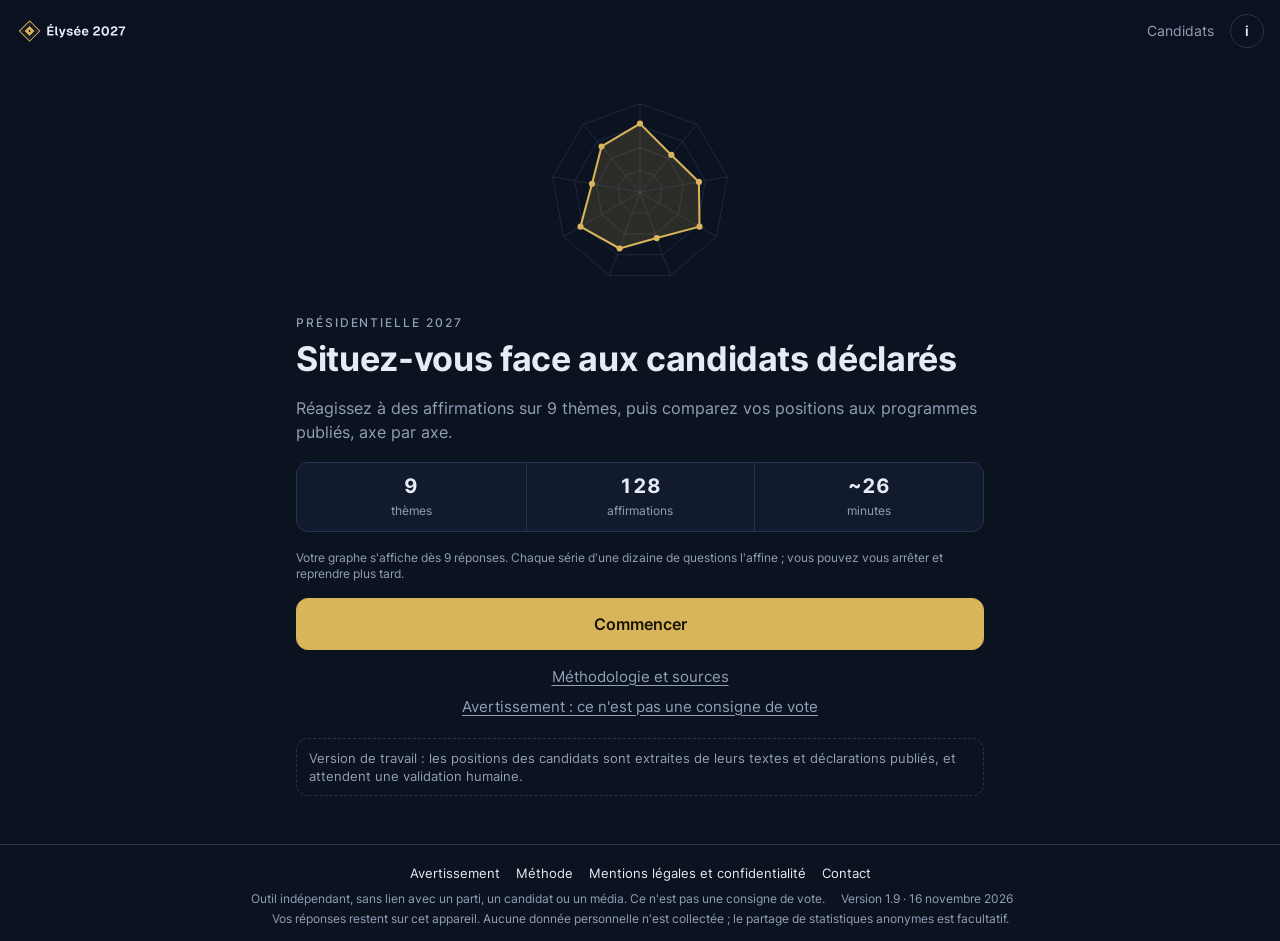
<file: index.html>
<!doctype html>
<html lang="fr">
<head>
<meta charset="utf-8">
<meta name="viewport" content="width=device-width, initial-scale=1, viewport-fit=cover">
<meta name="theme-color" content="#0B1220">
<title>Élysée 2027 · Situez-vous face aux candidats</title>
<meta name="description" content="Réagissez à des affirmations sur 8 thèmes, puis comparez vos positions aux programmes et déclarations des candidats déclarés à la présidentielle 2027, sources à l'appui.">
<link rel="icon" href="identite/3-favicon/favicon.svg" type="image/svg+xml">
<link rel="icon" href="identite/3-favicon/favicon-32.png" sizes="32x32" type="image/png">
<link rel="apple-touch-icon" href="identite/1-icone-app/icon-180.png">
<link rel="manifest" href="manifest.webmanifest">
<meta property="og:type" content="website">
<meta property="og:title" content="Élysée 2027 · Situez-vous face aux candidats déclarés">
<meta property="og:description" content="Un outil neutre et sourcé pour comparer vos positions à celles des candidats, thème par thème.">
<meta property="og:image" content="https://elysee-2027.github.io/mon-candidat/identite/4-image-partage/partage-1200x630.png">
<meta property="og:image:width" content="1200">
<meta property="og:image:height" content="630">
<meta name="twitter:card" content="summary_large_image">
<meta name="twitter:image" content="https://elysee-2027.github.io/mon-candidat/identite/4-image-partage/partage-1200x630.png">
<link rel="preload" href="fonts/inter-latin-400.woff2" as="font" type="font/woff2" crossorigin>
<link rel="stylesheet" href="css/style.css">
</head>
<body>
<header class="bar" id="bar">
  <a class="brand" href="#/" aria-label="Élysée 2027, accueil">
    <img src="identite/2-logo/logo-fond-sombre-transparent.svg" alt="Élysée 2027" width="119" height="40">
  </a>
  <nav class="nav" aria-label="Navigation principale">
    <a href="#/candidats">Candidats</a>
    <a class="info" href="#/methode" aria-label="Méthode et sources" title="Méthode et sources">i</a>
  </nav>
</header>
<main id="app" tabindex="-1"><p class="loading">Chargement des dossiers…</p></main>
<footer class="foot">
  <nav class="footlinks" aria-label="Informations">
    <a href="#/avertissement">Avertissement</a>
    <a href="#/methode">Méthode</a>
    <a href="#/mentions">Mentions légales et confidentialité</a>
    <a href="#/contact">Contact</a>
  </nav>
  <span>Outil indépendant, sans lien avec un parti, un candidat ou un média. Ce n'est pas une consigne de vote.</span>
  <span id="foot-version"></span>
  <span id="foot-counter"></span>
  <span>Vos réponses restent sur cet appareil. Aucune donnée personnelle n'est collectée ; le partage de statistiques anonymes est facultatif.</span>
</footer>
<div class="toast" id="toast" role="status" aria-live="polite"></div>
<noscript><p class="loading">Cet outil a besoin de JavaScript pour fonctionner.</p></noscript>
<script src="js/config.js"></script>
<script type="module" src="js/app.js"></script>
</body>
</html>
</file>
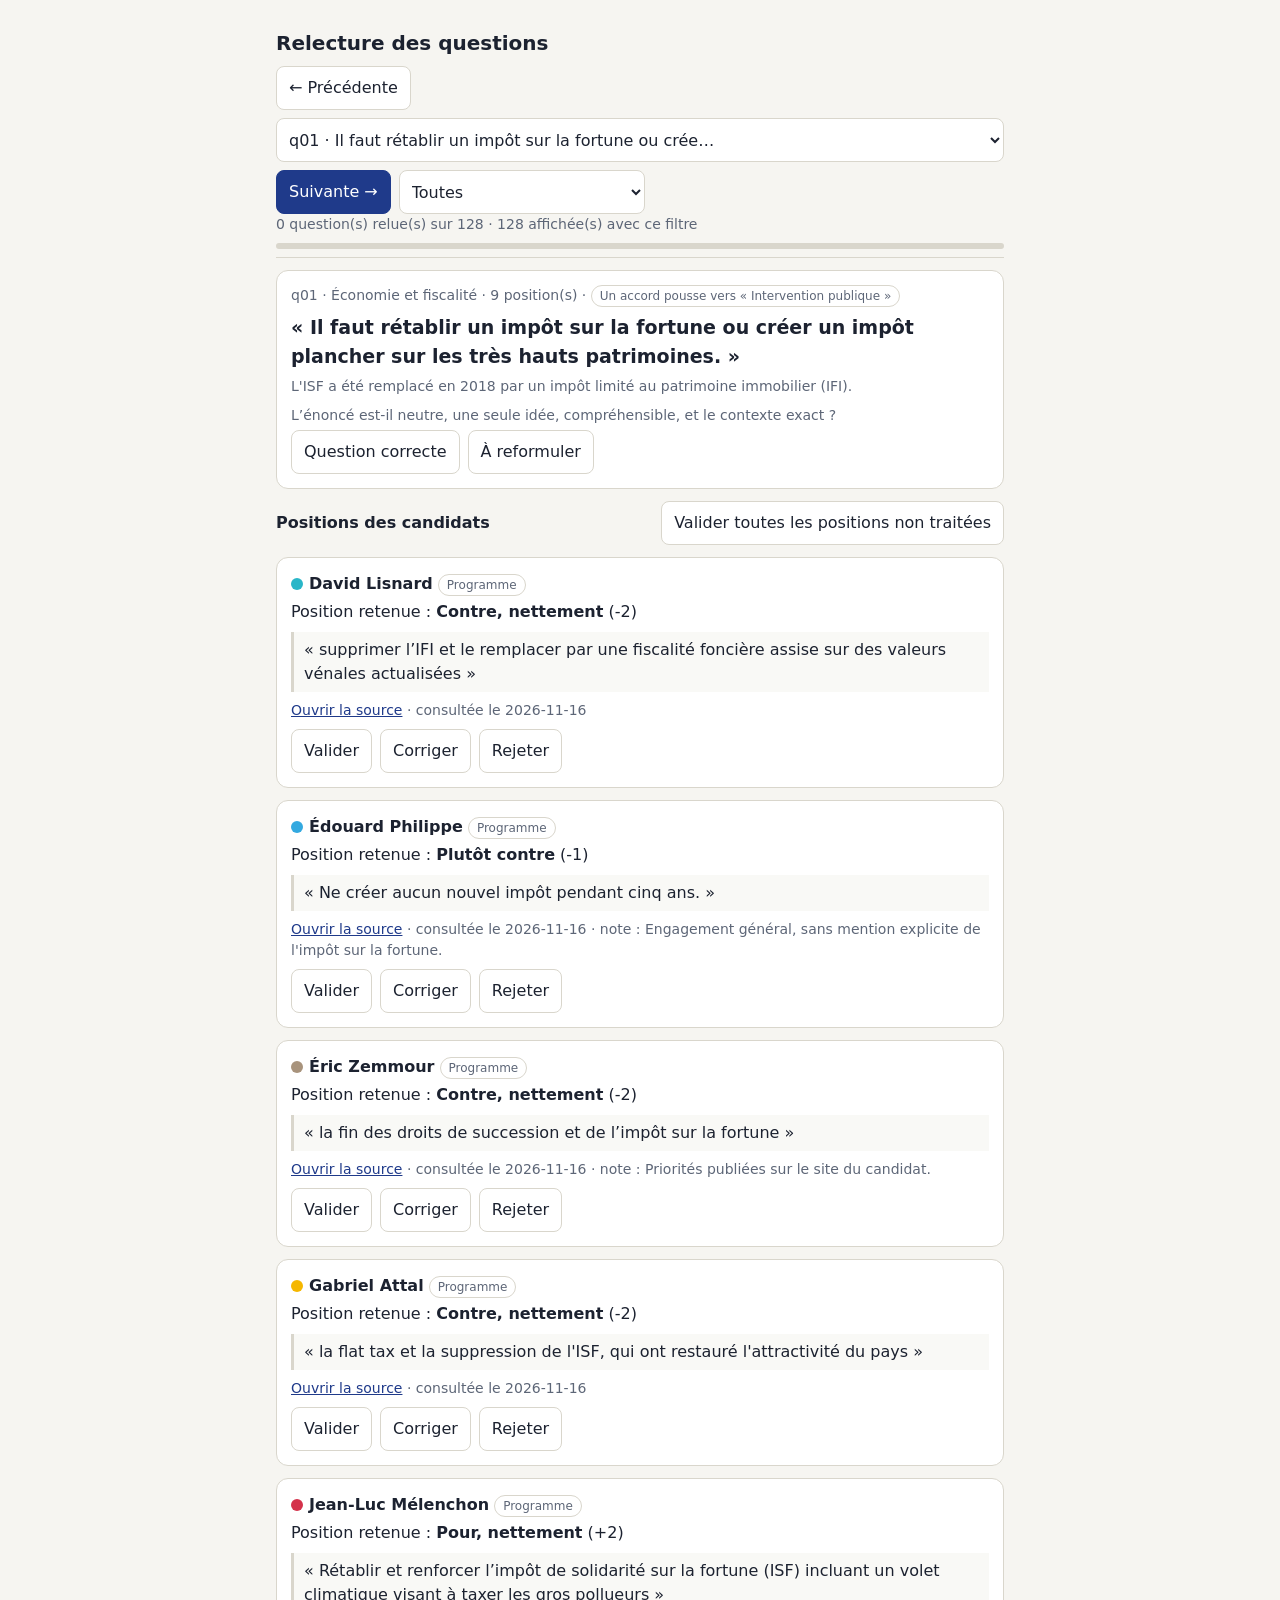
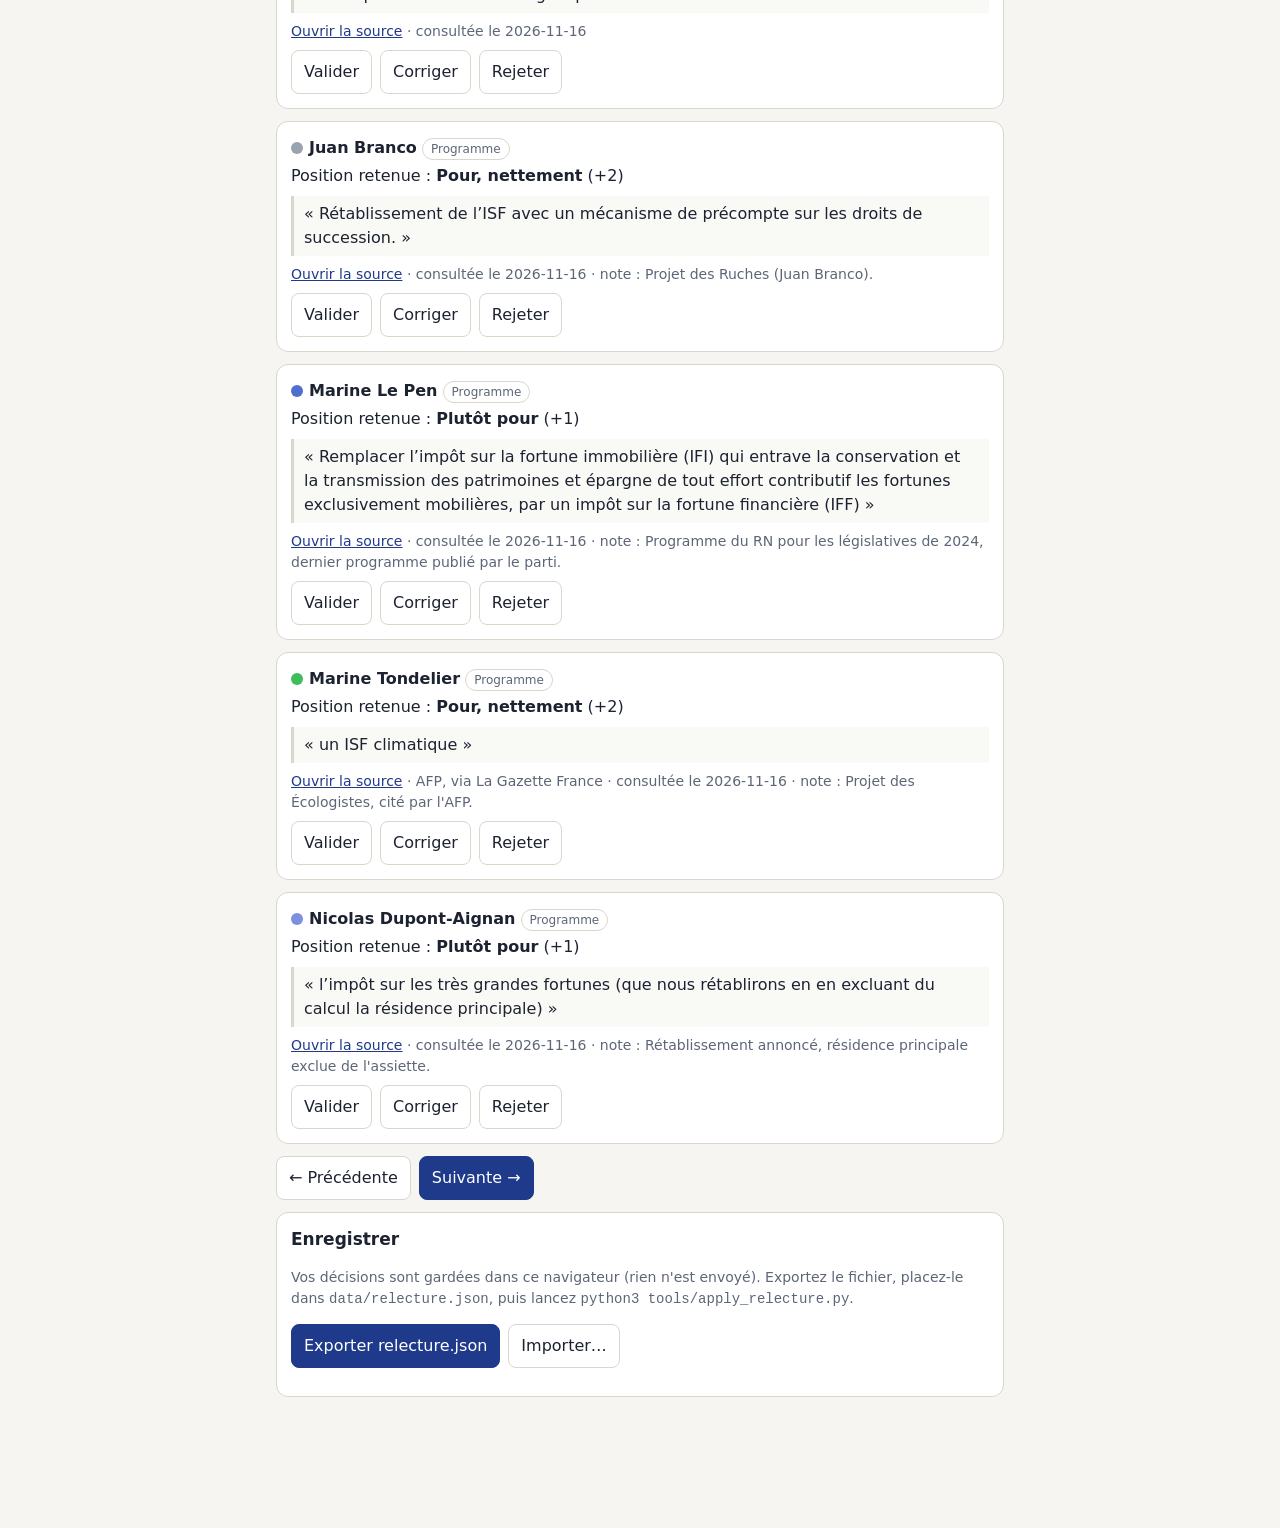
<file: tools/relecture.html>
<!doctype html>
<html lang="fr">
<head>
<meta charset="utf-8">
<meta name="viewport" content="width=device-width, initial-scale=1">
<meta name="robots" content="noindex">
<title>Relecture · Élysée 2027</title>
<style>
:root { --bg:#f6f5f1; --card:#fff; --ink:#1c2230; --mut:#5d6677; --line:#d9d6cc; --ok:#1d7a46; --ko:#b3261e; --mid:#a86a00; --acc:#1f3a8a; }
@media (prefers-color-scheme: dark) { :root { --bg:#14171f; --card:#1d212c; --ink:#e8eaf0; --mut:#98a1b3; --line:#343a49; --ok:#4cc27f; --ko:#ff8a80; --mid:#e0a43a; --acc:#8fa8ff; } }
* { box-sizing: border-box; }
body { margin:0; background:var(--bg); color:var(--ink); font:16px/1.5 system-ui, sans-serif; }
main { max-width: 760px; margin: 0 auto; padding: 12px 16px 120px; }
h1 { font-size: 20px; margin: 8px 0; }
.bar { position: sticky; top: 0; z-index: 5; background: var(--bg); padding: 8px 0; border-bottom: 1px solid var(--line); }
.row { display:flex; gap:8px; flex-wrap:wrap; align-items:center; }
button, select, input, textarea { font: inherit; color: inherit; }
button { border:1px solid var(--line); background: var(--card); border-radius: 8px; padding: 8px 12px; cursor: pointer; min-height: 44px; }
button.primary { background: var(--acc); color:#fff; border-color: var(--acc); }
button[aria-pressed="true"].v { background: var(--ok); color:#fff; border-color: var(--ok); }
button[aria-pressed="true"].c { background: var(--mid); color:#fff; border-color: var(--mid); }
button[aria-pressed="true"].r { background: var(--ko); color:#fff; border-color: var(--ko); }
select, textarea, input[type=text] { border:1px solid var(--line); background: var(--card); border-radius: 8px; padding: 8px; width: 100%; }
select { width: auto; max-width: 100%; min-height: 44px; }
#jump { flex: 1 1 100%; min-width: 0; }
blockquote, .enonce, .muted { overflow-wrap: anywhere; }
code { overflow-wrap: anywhere; }
textarea { min-height: 60px; }
.prog { height: 6px; background: var(--line); border-radius: 3px; overflow: hidden; margin-top: 8px; }
.prog i { display:block; height:100%; background: var(--ok); }
.card { background: var(--card); border:1px solid var(--line); border-radius: 12px; padding: 14px; margin: 12px 0; }
.card.done { border-left: 6px solid var(--ok); }
.card.rej { border-left: 6px solid var(--ko); }
.card.cor { border-left: 6px solid var(--mid); }
.muted { color: var(--mut); font-size: 14px; }
.tag { display:inline-block; font-size:12px; border:1px solid var(--line); border-radius:99px; padding:1px 8px; color:var(--mut); }
.enonce { font-size: 19px; font-weight: 600; margin: 6px 0; }
blockquote { margin: 8px 0; padding: 6px 10px; border-left: 3px solid var(--line); background: color-mix(in srgb, var(--bg) 60%, transparent); }
.sw { display:inline-block; width:12px; height:12px; border-radius:50%; margin-right:6px; vertical-align:-1px; }
a { color: var(--acc); }
.hide { display:none; }
details summary { cursor:pointer; }
</style>
</head>
<body>
<main>
<div class="bar">
  <h1>Relecture des questions</h1>
  <div class="row">
    <button id="prev">← Précédente</button>
    <select id="jump" aria-label="Aller à une question"></select>
    <button id="next" class="primary">Suivante →</button>
    <select id="filter" aria-label="Filtre">
      <option value="all">Toutes</option>
      <option value="todo">À relire</option>
      <option value="done">Relues</option>
      <option value="flag">Avec corrections ou rejets</option>
    </select>
  </div>
  <div class="muted" id="count"></div>
  <div class="prog"><i id="progbar" style="width:0"></i></div>
</div>
<div id="view"></div>
<div class="card">
  <h2 style="font-size:17px;margin-top:0">Enregistrer</h2>
  <p class="muted">Vos décisions sont gardées dans ce navigateur (rien n'est envoyé). Exportez le fichier, placez-le dans <code>data/relecture.json</code>, puis lancez <code>python3 tools/apply_relecture.py</code>.</p>
  <div class="row">
    <button id="export" class="primary">Exporter relecture.json</button>
    <button id="import">Importer…</button>
    <input type="file" id="file" accept="application/json" class="hide">
  </div>
  <p class="muted" id="saved"></p>
</div>
</main>
<script>
const KEY = 'e2027.relecture.v1';
const SCORE = { 2: 'Pour, nettement', 1: 'Plutôt pour', 0: 'Neutre ou mixte', '-1': 'Plutôt contre', '-2': 'Contre, nettement' };
const NIV = { programme: 'Programme', candidat: 'Déclaration du candidat', proche: 'Déclaration d’un proche' };
let Q = [], P = [], C = {}, A = {}, S = { dec: {}, cur: 0 };
const esc = (s) => String(s ?? '').replace(/[&<>"']/g, (c) => ({ '&':'&amp;', '<':'&lt;', '>':'&gt;', '"':'&quot;', "'":'&#39;' }[c]));
const load = () => { try { return JSON.parse(localStorage.getItem(KEY)) || null; } catch { return null; } };
const save = () => { try { localStorage.setItem(KEY, JSON.stringify(S)); document.getElementById('saved').textContent = 'Enregistré dans ce navigateur à ' + new Date().toLocaleTimeString('fr-FR'); } catch { document.getElementById('saved').textContent = 'Stockage local indisponible : exportez régulièrement.'; } };

const dq = (id) => (S.dec[id] ||= { question: null, enonce: '', note: '', positions: {} });
const posOf = (id) => P.filter((p) => p.question === id).sort((a, b) => (C[a.candidat]?.nom || '').localeCompare(C[b.candidat]?.nom || '', 'fr'));
const isDone = (id) => { const d = S.dec[id]; return !!d && !!d.question && posOf(id).every((p) => d.positions[p.candidat]?.statut); };
const isFlag = (id) => { const d = S.dec[id]; return !!d && (d.question === 'reformuler' || Object.values(d.positions).some((x) => x.statut === 'corrige' || x.statut === 'rejete')); };
const list = () => { const f = document.getElementById('filter').value; return Q.filter((q) => f === 'all' || (f === 'todo' && !isDone(q.id)) || (f === 'done' && isDone(q.id)) || (f === 'flag' && isFlag(q.id))); };

function posCard(p) {
  const d = dq(p.question).positions[p.candidat] || {};
  const c = C[p.candidat] || { nom: p.candidat, couleur: '#888' };
  const st = d.statut;
  const sc = d.score ?? p.score;
  return `<div class="card ${st === 'valide' ? 'done' : st === 'rejete' ? 'rej' : st === 'corrige' ? 'cor' : ''}" data-c="${esc(p.candidat)}">
    <div><span class="sw" style="background:${esc(c.couleur)}"></span><b>${esc(c.nom)}</b> <span class="tag">${esc(NIV[p.niveau] || p.niveau)}</span></div>
    <div style="margin-top:4px">Position retenue : <b>${esc(SCORE[sc])}</b> (${sc > 0 ? '+' : ''}${sc})${d.score !== undefined && d.score !== p.score ? ` <span class="tag">proposé : ${p.score > 0 ? '+' : ''}${p.score}</span>` : ''}</div>
    <blockquote>« ${esc(p.citation)} »</blockquote>
    <div class="muted"><a href="${esc(p.source.url)}" target="_blank" rel="noopener noreferrer">Ouvrir la source</a>${p.source.media ? ' · ' + esc(p.source.media) : ''} · consultée le ${esc(p.source.consulte)}${p.note ? ' · note : ' + esc(p.note) : ''}</div>
    <div class="row" style="margin-top:8px" role="group" aria-label="Décision">
      <button class="v" data-act="valide" aria-pressed="${st === 'valide'}">Valider</button>
      <button class="c" data-act="corrige" aria-pressed="${st === 'corrige'}">Corriger</button>
      <button class="r" data-act="rejete" aria-pressed="${st === 'rejete'}">Rejeter</button>
    </div>
    <div class="${st === 'corrige' || st === 'rejete' || d.note ? '' : 'hide'}" style="margin-top:8px">
      <div class="${st === 'corrige' ? '' : 'hide'} row" style="margin-bottom:6px">
        <label>Position correcte :
          <select data-f="score">${[2, 1, 0, -1, -2].map((v) => `<option value="${v}" ${v === sc ? 'selected' : ''}>${v > 0 ? '+' : ''}${v} · ${SCORE[v]}</option>`).join('')}</select>
        </label>
      </div>
      <textarea data-f="note" placeholder="Motif ou commentaire (facultatif)">${esc(d.note || '')}</textarea>
    </div>
  </div>`;
}

function render() {
  const L = list(), view = document.getElementById('view');
  const done = Q.filter((q) => isDone(q.id)).length;
  document.getElementById('count').textContent = `${done} question(s) relue(s) sur ${Q.length} · ${L.length} affichée(s) avec ce filtre`;
  document.getElementById('progbar').style.width = (Q.length ? 100 * done / Q.length : 0) + '%';
  const jump = document.getElementById('jump');
  jump.innerHTML = L.map((q, i) => `<option value="${i}">${isDone(q.id) ? '✓ ' : ''}${esc(q.id)} · ${esc((q.enonce || '').slice(0, 48))}…</option>`).join('');
  if (!L.length) { view.innerHTML = '<div class="card">Aucune question pour ce filtre.</div>'; return; }
  S.cur = Math.min(Math.max(S.cur, 0), L.length - 1);
  jump.value = S.cur;
  const q = L[S.cur], ps = posOf(q.id), d = dq(q.id);
  const axe = q.axe ? (A[q.axe]?.nom || q.axe) : (q.theme || 'Hors radar');
  const sens = q.axe && A[q.axe] ? (q.sens > 0 ? `Un accord pousse vers « ${A[q.axe].pole2 || A[q.axe].poleB || A[q.axe].poles?.[1] || 'second pôle'} »` : `Un accord pousse vers « ${A[q.axe].pole1 || A[q.axe].poleA || A[q.axe].poles?.[0] || 'premier pôle'} »`) : 'Hors radar';
  view.innerHTML = `
  <div class="card ${d.question === 'ok' ? 'done' : d.question === 'reformuler' ? 'cor' : ''}">
    <div class="muted">${esc(q.id)} · ${esc(axe)} · ${ps.length} position(s) · <span class="tag">${esc(sens)}</span>${q.actualite ? ' · <span class="tag">actualité, jusqu’au ' + esc(q.actualite.jusqu_au) + '</span>' : ''}</div>
    <div class="enonce">« ${esc(q.enonce)} »</div>
    <div class="muted">${esc(q.contexte)}</div>
    <p class="muted" style="margin:8px 0 4px">L’énoncé est-il neutre, une seule idée, compréhensible, et le contexte exact ?</p>
    <div class="row" role="group" aria-label="Décision sur la question">
      <button class="v" data-q="ok" aria-pressed="${d.question === 'ok'}">Question correcte</button>
      <button class="c" data-q="reformuler" aria-pressed="${d.question === 'reformuler'}">À reformuler</button>
    </div>
    <div class="${d.question === 'reformuler' ? '' : 'hide'}" style="margin-top:8px">
      <textarea data-qf="enonce" placeholder="Formulation proposée">${esc(d.enonce || '')}</textarea>
      <textarea data-qf="note" placeholder="Motif (facultatif)" style="margin-top:6px">${esc(d.note || '')}</textarea>
    </div>
  </div>
  <div class="row" style="justify-content:space-between"><b>Positions des candidats</b><button id="allok">Valider toutes les positions non traitées</button></div>
  ${ps.length ? ps.map(posCard).join('') : '<div class="card muted">Aucune position citée pour cette question.</div>'}
  <div class="row"><button id="prev2">← Précédente</button><button id="next2" class="primary">Suivante →</button></div>`;
}

function go(n) { S.cur += n; save(); render(); window.scrollTo(0, 0); }
document.addEventListener('click', (e) => {
  const b = e.target.closest('button'); if (!b) return;
  const L = list(), q = L[S.cur];
  if (b.id === 'prev' || b.id === 'prev2') return go(-1);
  if (b.id === 'next' || b.id === 'next2') return go(1);
  if (b.id === 'export') return exportJson();
  if (b.id === 'import') return document.getElementById('file').click();
  if (!q) return;
  const d = dq(q.id);
  if (b.dataset.q) { d.question = d.question === b.dataset.q ? null : b.dataset.q; save(); return render(); }
  if (b.id === 'allok') { posOf(q.id).forEach((p) => { const x = (d.positions[p.candidat] ||= {}); if (!x.statut) x.statut = 'valide'; }); save(); return render(); }
  if (b.dataset.act) {
    const c = b.closest('[data-c]').dataset.c, x = (d.positions[c] ||= {});
    x.statut = x.statut === b.dataset.act ? null : b.dataset.act;
    if (x.statut === 'corrige' && x.score === undefined) x.score = posOf(q.id).find((p) => p.candidat === c).score;
    if (x.statut !== 'corrige') delete x.score;
    save(); render();
  }
});
document.addEventListener('change', (e) => {
  const q = list()[S.cur]; if (!q) return;
  if (e.target.id === 'filter') { S.cur = 0; return render(); }
  if (e.target.id === 'jump') { S.cur = +e.target.value; save(); return render(); }
  if (e.target.id === 'file') return importJson(e.target.files[0]);
  const d = dq(q.id), card = e.target.closest('[data-c]');
  if (e.target.dataset.f && card) { const x = (d.positions[card.dataset.c] ||= {}); x[e.target.dataset.f] = e.target.dataset.f === 'score' ? +e.target.value : e.target.value; save(); render(); }
});
document.addEventListener('input', (e) => {
  const q = list()[S.cur]; if (!q) return;
  const d = dq(q.id), card = e.target.closest('[data-c]');
  if (e.target.dataset.qf) { d[e.target.dataset.qf] = e.target.value; save(); }
  else if (e.target.dataset.f === 'note' && card) { (d.positions[card.dataset.c] ||= {}).note = e.target.value; save(); }
});

function exportJson() {
  const out = { version: 1, exporte_le: new Date().toISOString().slice(0, 10), questions: {} };
  for (const [id, d] of Object.entries(S.dec)) {
    const pos = {}; for (const [c, x] of Object.entries(d.positions)) if (x.statut) pos[c] = { statut: x.statut, ...(x.statut === 'corrige' ? { score: x.score } : {}), ...(x.note ? { note: x.note } : {}) };
    if (d.question || Object.keys(pos).length) out.questions[id] = { question: d.question, ...(d.question === 'reformuler' && d.enonce ? { enonce: d.enonce } : {}), ...(d.note ? { note: d.note } : {}), positions: pos };
  }
  const a = document.createElement('a');
  a.href = URL.createObjectURL(new Blob([JSON.stringify(out, null, 1)], { type: 'application/json' }));
  a.download = 'relecture.json'; a.click(); URL.revokeObjectURL(a.href);
}
async function importJson(f) {
  if (!f) return;
  try {
    const j = JSON.parse(await f.text()); if (!j.questions) throw 0;
    for (const [id, d] of Object.entries(j.questions)) S.dec[id] = { question: d.question || null, enonce: d.enonce || '', note: d.note || '', positions: d.positions || {} };
    save(); render();
  } catch { alert('Fichier non reconnu.'); }
}

(async () => {
  try {
    const [q, p, c, a] = await Promise.all(['questions', 'positions', 'candidats', 'axes'].map((n) => fetch('../data/' + n + '.json').then((r) => r.json())));
    Q = q; P = p; c.forEach((x) => (C[x.id] = x)); a.forEach((x) => (A[x.id] = x));
  } catch { document.getElementById('view').innerHTML = '<div class="card">Impossible de charger ../data. Lancez <code>python3 -m http.server</code> à la racine du projet et ouvrez /tools/relecture.html.</div>'; return; }
  const s = load(); if (s) S = { dec: s.dec || {}, cur: s.cur || 0 };
  render();
})();
</script>
</body>
</html>
</file>
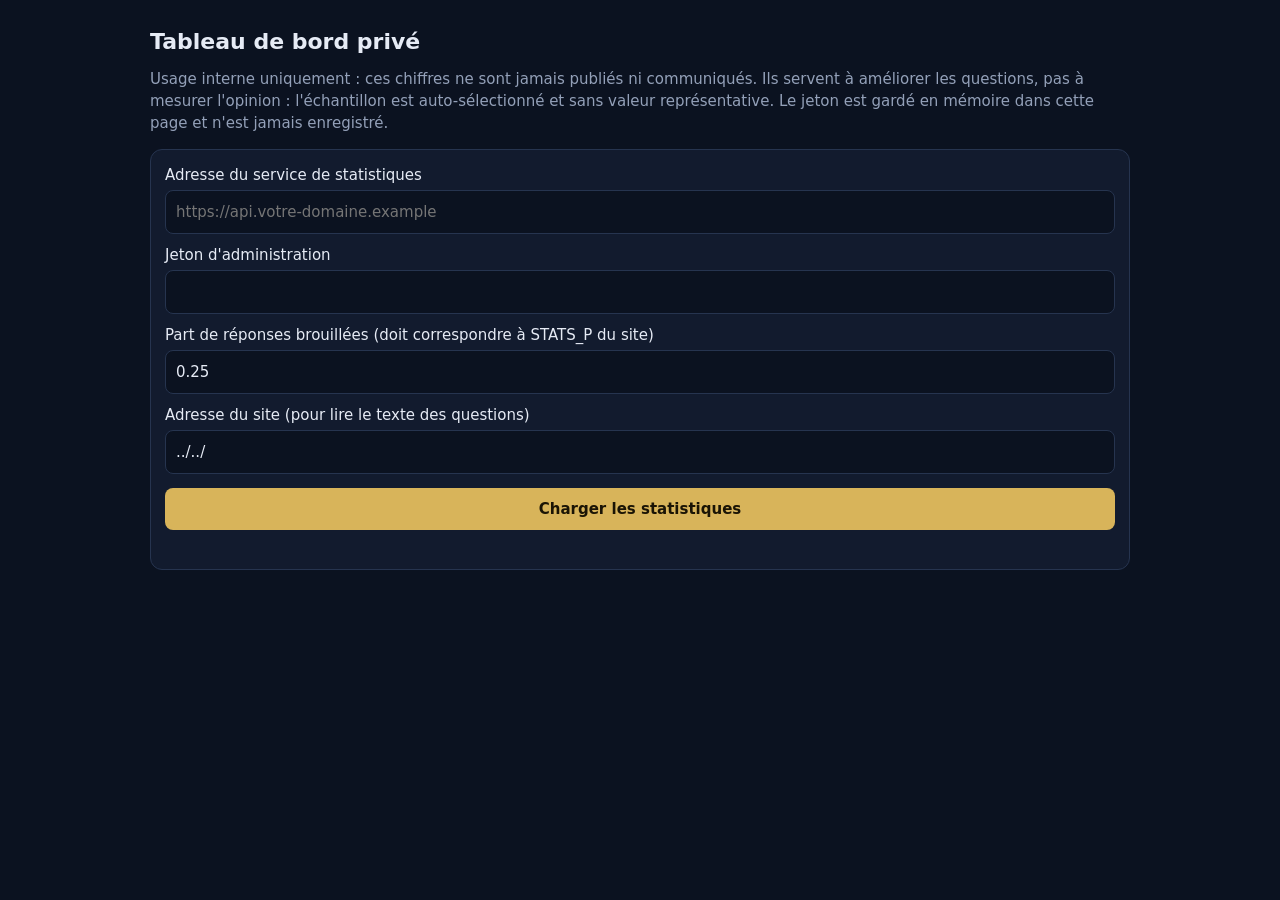
<file: tools/nas-server/dashboard.html>
<!doctype html>
<html lang="fr">
<head>
<meta charset="utf-8">
<meta name="viewport" content="width=device-width, initial-scale=1">
<meta name="robots" content="noindex,nofollow">
<title>Tableau de bord privé · Élysée 2027</title>
<style>
  :root{--nuit:#0B1220;--surface:#121B2E;--trait:#26344F;--txt:#E6EBF5;--muted:#93A0B8;--or:#D8B45A;color-scheme:dark}
  body{margin:0;background:var(--nuit);color:var(--txt);font:15px/22px system-ui,sans-serif;padding:16px;max-width:980px;margin:auto}
  h1{font-size:22px} h2{font-size:17px;margin:28px 0 8px}
  .card{background:var(--surface);border:1px solid var(--trait);border-radius:12px;padding:14px;margin:0 0 14px}
  input,button{font:inherit;color:var(--txt);background:var(--nuit);border:1px solid var(--trait);border-radius:8px;padding:10px;width:100%;box-sizing:border-box;margin:4px 0 10px}
  button{background:var(--or);color:#1A1405;font-weight:600;cursor:pointer;border:0}
  table{border-collapse:collapse;width:100%;font-size:13px}
  th,td{text-align:left;padding:6px 8px;border-bottom:1px solid var(--trait);vertical-align:top}
  th{color:var(--muted);font-weight:500}
  .muted{color:var(--muted)} .warn{color:#E2776A} .bar{display:inline-block;height:8px;background:var(--or);border-radius:4px;vertical-align:middle}
  .tablewrap{overflow-x:auto}
</style>
</head>
<body>
<h1>Tableau de bord privé</h1>
<p class="muted">Usage interne uniquement : ces chiffres ne sont jamais publiés ni communiqués. Ils servent à améliorer les questions, pas à mesurer l'opinion : l'échantillon est auto-sélectionné et sans valeur représentative. Le jeton est gardé en mémoire dans cette page et n'est jamais enregistré.</p>
<div class="card">
  <label>Adresse du service de statistiques<input id="url" placeholder="https://api.votre-domaine.example"></label>
  <label>Jeton d'administration<input id="token" type="password" autocomplete="off"></label>
  <label>Part de réponses brouillées (doit correspondre à STATS_P du site)<input id="p" type="number" min="0" max="0.9" step="0.01" value="0.25"></label>
  <label>Adresse du site (pour lire le texte des questions)<input id="site" value="../../"></label>
  <button id="go">Charger les statistiques</button>
  <p id="status" class="muted"></p>
</div>
<div id="out"></div>
<div id="msgs"></div>
<script type="module">
import { debias, byQuestion, CATS } from './debias.js';
const $ = (id) => document.getElementById(id);
const LAB = { '2': 'Tout à fait d\'accord', '1': 'Plutôt d\'accord', '0': 'Neutre', '-1': 'Plutôt pas d\'accord', '-2': 'Pas du tout d\'accord', na: 'Sans avis' };
const esc = (s) => String(s).replace(/[&<>"']/g, (c) => ({ '&': '&amp;', '<': '&lt;', '>': '&gt;', '"': '&quot;', "'": '&#39;' }[c]));
$('go').onclick = async () => {
  $('status').textContent = 'Chargement…';
  try {
    const base = $('url').value.replace(/\/$/, '');
    const r = await fetch(base + '/admin/totals', { headers: { Authorization: 'Bearer ' + $('token').value }, cache: 'no-store' });
    if (!r.ok) throw new Error(r.status === 401 ? 'jeton refusé' : 'erreur ' + r.status);
    const { counters } = await r.json();
    let qs = [];
    try { qs = await (await fetch($('site').value.replace(/\/?$/, '/') + 'data/questions.json')).json(); } catch { /* texte facultatif */ }
    render(counters, qs, Number($('p').value));
    await loadMessages(base);
    $('status').textContent = 'À jour.';
  } catch (e) { $('status').textContent = 'Échec : ' + e.message; }
};
const hdr = () => ({ Authorization: 'Bearer ' + $('token').value });
async function loadMessages(base) {
  const r = await fetch(base + '/admin/messages', { headers: hdr(), cache: 'no-store' });
  if (!r.ok) { $('msgs').innerHTML = ''; return; }
  const { messages, retentionDays } = await r.json();
  let h = `<h2>Messages du formulaire (${messages.length})</h2><p class="muted">Supprimés automatiquement après ${retentionDays} jours. Supprimez-les vous-même dès traitement.</p>`;
  h += messages.length ? messages.map((m) => `<div class="card" style="${m.lu ? 'opacity:.6' : ''}"><b>${esc(m.objet)}</b> <span class="muted">· ${esc(m.day)}${m.question ? ' · ' + esc(m.question) : ''}</span><p style="white-space:pre-wrap;margin:8px 0">${esc(m.message)}</p><span class="muted">${m.email ? 'Réponse souhaitée : ' + esc(m.email) : 'Sans adresse de réponse'}</span><br><button data-lu="${m.id}" style="width:auto;margin-right:8px">Marquer comme lu</button><button data-del="${m.id}" style="width:auto;background:#E2776A">Supprimer</button></div>`).join('') : '<div class="card muted">Aucun message.</div>';
  $('msgs').innerHTML = h;
  $('msgs').onclick = async (e) => {
    const lu = e.target.dataset.lu, del = e.target.dataset.del;
    if (!lu && !del) return;
    await fetch(base + '/admin/messages/' + (lu || del) + (lu ? '/lu' : ''), { method: lu ? 'POST' : 'DELETE', headers: hdr() });
    loadMessages(base);
  };
}
function render(counters, qs, p) {
  const text = Object.fromEntries(qs.map((q) => [q.id, q]));
  const rows = Object.entries(byQuestion(counters)).map(([id, obs]) => ({ id, ...debias(obs, p) })).sort((a, b) => b.N - a.N);
  const days = Object.entries(counters).filter(([k]) => k.startsWith('d:')).sort();
  const series = Object.entries(counters).filter(([k]) => k.startsWith('s:')).map(([k, n]) => [Number(k.slice(2)), n]).sort((a, b) => a[0] - b[0]);
  const totalHits = days.reduce((s, [, n]) => s + n, 0);
  let h = `<div class="card"><b>${totalHits}</b> envois au total (jours : ${days.length}). Les pourcentages sont redressés du brouillage aléatoire ; avec peu de réponses, la marge d'erreur est large (colonne ±).</div>`;
  h += '<h2>Abandon par série</h2><div class="card">' + (series.length ? series.map(([k, n]) => `Série ${k} atteinte : <b>${n}</b> fois (${Math.round((n / series[0][1]) * 100)} % de la série 1)`).join('<br>') : '<span class="muted">Pas encore de données.</span>') + '</div>';
  h += '<h2>Par question</h2><div class="tablewrap"><table><thead><tr><th>Question</th><th>N</th><th>±</th>' + CATS.map((c) => `<th>${esc(LAB[c])}</th>`).join('') + '<th>Alerte</th></tr></thead><tbody>';
  for (const r of rows) {
    const q = text[r.id], pos = (r.share['2'] + r.share['1']) * 100, neg = (r.share['-1'] + r.share['-2']) * 100, na = r.share.na * 100;
    const flags = [];
    if (r.N < 50) flags.push('échantillon trop petit');
    else {
      if (na > 25) flags.push('beaucoup de « sans avis » : formulation floue ?');
      if (pos > 88 || neg > 88) flags.push('réponses quasi unanimes : peu discriminante');
    }
    h += `<tr><td><b>${esc(r.id)}</b><br><span class="muted">${q ? esc(q.enonce) : ''}</span></td><td>${r.N}</td><td>${Math.round(r.moe * 100)} pts</td>` +
      CATS.map((c) => `<td>${Math.round(r.share[c] * 100)} %<br><span class="bar" style="width:${Math.round(r.share[c] * 60)}px"></span></td>`).join('') +
      `<td class="warn">${flags.join('<br>')}</td></tr>`;
  }
  h += '</tbody></table></div>';
  $('out').innerHTML = h;
}
</script>
</body>
</html>
</file>
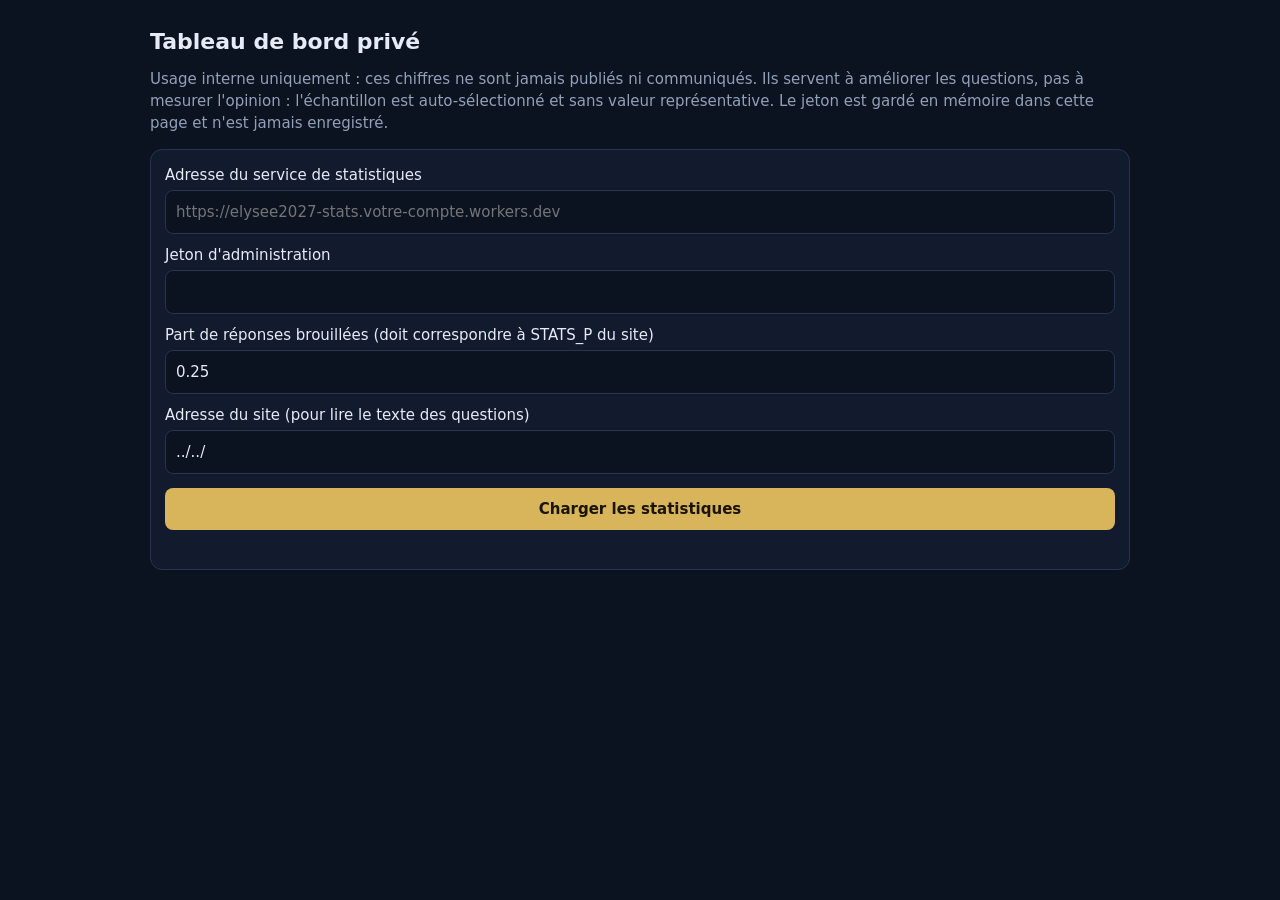
<file: tools/stats-worker/dashboard.html>
<!doctype html>
<html lang="fr">
<head>
<meta charset="utf-8">
<meta name="viewport" content="width=device-width, initial-scale=1">
<meta name="robots" content="noindex,nofollow">
<title>Tableau de bord privé · Élysée 2027</title>
<style>
  :root{--nuit:#0B1220;--surface:#121B2E;--trait:#26344F;--txt:#E6EBF5;--muted:#93A0B8;--or:#D8B45A;color-scheme:dark}
  body{margin:0;background:var(--nuit);color:var(--txt);font:15px/22px system-ui,sans-serif;padding:16px;max-width:980px;margin:auto}
  h1{font-size:22px} h2{font-size:17px;margin:28px 0 8px}
  .card{background:var(--surface);border:1px solid var(--trait);border-radius:12px;padding:14px;margin:0 0 14px}
  input,button{font:inherit;color:var(--txt);background:var(--nuit);border:1px solid var(--trait);border-radius:8px;padding:10px;width:100%;box-sizing:border-box;margin:4px 0 10px}
  button{background:var(--or);color:#1A1405;font-weight:600;cursor:pointer;border:0}
  table{border-collapse:collapse;width:100%;font-size:13px}
  th,td{text-align:left;padding:6px 8px;border-bottom:1px solid var(--trait);vertical-align:top}
  th{color:var(--muted);font-weight:500}
  .muted{color:var(--muted)} .warn{color:#E2776A} .bar{display:inline-block;height:8px;background:var(--or);border-radius:4px;vertical-align:middle}
  .tablewrap{overflow-x:auto}
</style>
</head>
<body>
<h1>Tableau de bord privé</h1>
<p class="muted">Usage interne uniquement : ces chiffres ne sont jamais publiés ni communiqués. Ils servent à améliorer les questions, pas à mesurer l'opinion : l'échantillon est auto-sélectionné et sans valeur représentative. Le jeton est gardé en mémoire dans cette page et n'est jamais enregistré.</p>
<div class="card">
  <label>Adresse du service de statistiques<input id="url" placeholder="https://elysee2027-stats.votre-compte.workers.dev"></label>
  <label>Jeton d'administration<input id="token" type="password" autocomplete="off"></label>
  <label>Part de réponses brouillées (doit correspondre à STATS_P du site)<input id="p" type="number" min="0" max="0.9" step="0.01" value="0.25"></label>
  <label>Adresse du site (pour lire le texte des questions)<input id="site" value="../../"></label>
  <button id="go">Charger les statistiques</button>
  <p id="status" class="muted"></p>
</div>
<div id="out"></div>
<script type="module">
import { debias, byQuestion, CATS } from './debias.js';
const $ = (id) => document.getElementById(id);
const LAB = { '2': 'Tout à fait d\'accord', '1': 'Plutôt d\'accord', '0': 'Neutre', '-1': 'Plutôt pas d\'accord', '-2': 'Pas du tout d\'accord', na: 'Sans avis' };
const esc = (s) => String(s).replace(/[&<>"']/g, (c) => ({ '&': '&amp;', '<': '&lt;', '>': '&gt;', '"': '&quot;', "'": '&#39;' }[c]));
$('go').onclick = async () => {
  $('status').textContent = 'Chargement…';
  try {
    const base = $('url').value.replace(/\/$/, '');
    const r = await fetch(base + '/admin/totals', { headers: { Authorization: 'Bearer ' + $('token').value }, cache: 'no-store' });
    if (!r.ok) throw new Error(r.status === 401 ? 'jeton refusé' : 'erreur ' + r.status);
    const { counters } = await r.json();
    let qs = [];
    try { qs = await (await fetch($('site').value.replace(/\/?$/, '/') + 'data/questions.json')).json(); } catch { /* texte facultatif */ }
    render(counters, qs, Number($('p').value));
    $('status').textContent = 'À jour.';
  } catch (e) { $('status').textContent = 'Échec : ' + e.message; }
};
function render(counters, qs, p) {
  const text = Object.fromEntries(qs.map((q) => [q.id, q]));
  const rows = Object.entries(byQuestion(counters)).map(([id, obs]) => ({ id, ...debias(obs, p) })).sort((a, b) => b.N - a.N);
  const days = Object.entries(counters).filter(([k]) => k.startsWith('d:')).sort();
  const series = Object.entries(counters).filter(([k]) => k.startsWith('s:')).map(([k, n]) => [Number(k.slice(2)), n]).sort((a, b) => a[0] - b[0]);
  const totalHits = days.reduce((s, [, n]) => s + n, 0);
  let h = `<div class="card"><b>${totalHits}</b> envois au total (jours : ${days.length}). Les pourcentages sont redressés du brouillage aléatoire ; avec peu de réponses, la marge d'erreur est large (colonne ±).</div>`;
  h += '<h2>Abandon par série</h2><div class="card">' + (series.length ? series.map(([k, n]) => `Série ${k} atteinte : <b>${n}</b> fois (${Math.round((n / series[0][1]) * 100)} % de la série 1)`).join('<br>') : '<span class="muted">Pas encore de données.</span>') + '</div>';
  h += '<h2>Par question</h2><div class="tablewrap"><table><thead><tr><th>Question</th><th>N</th><th>±</th>' + CATS.map((c) => `<th>${esc(LAB[c])}</th>`).join('') + '<th>Alerte</th></tr></thead><tbody>';
  for (const r of rows) {
    const q = text[r.id], pos = (r.share['2'] + r.share['1']) * 100, neg = (r.share['-1'] + r.share['-2']) * 100, na = r.share.na * 100;
    const flags = [];
    if (r.N < 50) flags.push('échantillon trop petit');
    else {
      if (na > 25) flags.push('beaucoup de « sans avis » : formulation floue ?');
      if (pos > 88 || neg > 88) flags.push('réponses quasi unanimes : peu discriminante');
    }
    h += `<tr><td><b>${esc(r.id)}</b><br><span class="muted">${q ? esc(q.enonce) : ''}</span></td><td>${r.N}</td><td>${Math.round(r.moe * 100)} pts</td>` +
      CATS.map((c) => `<td>${Math.round(r.share[c] * 100)} %<br><span class="bar" style="width:${Math.round(r.share[c] * 60)}px"></span></td>`).join('') +
      `<td class="warn">${flags.join('<br>')}</td></tr>`;
  }
  h += '</tbody></table></div>';
  $('out').innerHTML = h;
}
</script>
</body>
</html>
</file>
<file: css/style.css>
/* Élysée 2027 · identité visuelle v1.0 (identite/LISEZMOI.txt)
   Palette : Nuit, Surface, Trait, Texte, Texte secondaire, Or (accent unique).
   Les couleurs des partis n'apparaissent que dans les données (radar, curseurs, pastilles). */
@font-face{font-family:"Inter";font-style:normal;font-weight:400;font-display:swap;src:url(../fonts/inter-latin-400.woff2) format("woff2");unicode-range:U+0000-00FF,U+0131,U+0152-0153,U+02BB-02BC,U+02C6,U+02DA,U+02DC,U+0304,U+0308,U+0329,U+2000-206F,U+2074,U+20AC,U+2122,U+2191,U+2193,U+2212,U+2215,U+FEFF,U+FFFD}
@font-face{font-family:"Inter";font-style:normal;font-weight:400;font-display:swap;src:url(../fonts/inter-latin-ext-400.woff2) format("woff2");unicode-range:U+0100-02AF,U+0304,U+0308,U+0329,U+1E00-1E9F,U+1EF2-1EFF,U+2020,U+20A0-20AB,U+20AD-20C0,U+2113,U+2C60-2C7F,U+A720-A7FF}
@font-face{font-family:"Inter";font-style:normal;font-weight:500;font-display:swap;src:url(../fonts/inter-latin-500.woff2) format("woff2");unicode-range:U+0000-00FF,U+0131,U+0152-0153,U+02BB-02BC,U+02C6,U+02DA,U+02DC,U+0304,U+0308,U+0329,U+2000-206F,U+2074,U+20AC,U+2122,U+2191,U+2193,U+2212,U+2215,U+FEFF,U+FFFD}
@font-face{font-family:"Inter";font-style:normal;font-weight:500;font-display:swap;src:url(../fonts/inter-latin-ext-500.woff2) format("woff2");unicode-range:U+0100-02AF,U+0304,U+0308,U+0329,U+1E00-1E9F,U+1EF2-1EFF,U+2020,U+20A0-20AB,U+20AD-20C0,U+2113,U+2C60-2C7F,U+A720-A7FF}
@font-face{font-family:"Inter";font-style:normal;font-weight:600;font-display:swap;src:url(../fonts/inter-latin-600.woff2) format("woff2");unicode-range:U+0000-00FF,U+0131,U+0152-0153,U+02BB-02BC,U+02C6,U+02DA,U+02DC,U+0304,U+0308,U+0329,U+2000-206F,U+2074,U+20AC,U+2122,U+2191,U+2193,U+2212,U+2215,U+FEFF,U+FFFD}
@font-face{font-family:"Inter";font-style:normal;font-weight:600;font-display:swap;src:url(../fonts/inter-latin-ext-600.woff2) format("woff2");unicode-range:U+0100-02AF,U+0304,U+0308,U+0329,U+1E00-1E9F,U+1EF2-1EFF,U+2020,U+20A0-20AB,U+20AD-20C0,U+2113,U+2C60-2C7F,U+A720-A7FF}
@font-face{font-family:"Inter";font-style:normal;font-weight:700;font-display:swap;src:url(../fonts/inter-latin-700.woff2) format("woff2");unicode-range:U+0000-00FF,U+0131,U+0152-0153,U+02BB-02BC,U+02C6,U+02DA,U+02DC,U+0304,U+0308,U+0329,U+2000-206F,U+2074,U+20AC,U+2122,U+2191,U+2193,U+2212,U+2215,U+FEFF,U+FFFD}
@font-face{font-family:"Inter";font-style:normal;font-weight:700;font-display:swap;src:url(../fonts/inter-latin-ext-700.woff2) format("woff2");unicode-range:U+0100-02AF,U+0304,U+0308,U+0329,U+1E00-1E9F,U+1EF2-1EFF,U+2020,U+20A0-20AB,U+20AD-20C0,U+2113,U+2C60-2C7F,U+A720-A7FF}
:root{
  --nuit:#0B1220; --surface:#121B2E; --surface2:#17223A; --trait:#26344F;
  --txt:#E6EBF5; --muted:#93A0B8; --or:#D8B45A; --or-ink:#1A1405;
  --ok:#5FC48A; --ko:#E2776A; --mid:#B9A36A;
  --r:14px; --pad:16px;
  color-scheme:dark;
  font-family:"Inter","Source Sans 3","Geist",system-ui,-apple-system,"Segoe UI",Roboto,Arial,sans-serif;
  font-feature-settings:"cv11","ss01";
}
*{box-sizing:border-box}
html{-webkit-text-size-adjust:100%}
body{margin:0;background:var(--nuit);color:var(--txt);font-size:15px;line-height:22px;min-height:100dvh;display:flex;flex-direction:column}
a{color:var(--or)}
img{max-width:100%}
h1,h2,h3{margin:0 0 .5em;text-wrap:balance;font-weight:650}
h1{font-size:28px;line-height:34px;letter-spacing:-.01em;font-weight:700}
h2{font-size:20px;line-height:26px}
h3{font-size:16px;line-height:22px}
p{margin:0 0 1em}
.eyebrow{font-size:12px;line-height:16px;letter-spacing:.16em;text-transform:uppercase;color:var(--muted);font-weight:500;margin:0 0 8px}
.eyebrow.or{color:var(--or)}
.muted{color:var(--muted)} .small{font-size:12px;line-height:16px}
.lead{color:var(--muted);font-size:16px;line-height:24px}

/* barre globale */
.bar{position:sticky;top:0;z-index:10;display:flex;align-items:center;justify-content:space-between;
  padding:8px var(--pad);padding-top:max(8px,env(safe-area-inset-top));background:rgba(11,18,32,.94);backdrop-filter:blur(8px)}
.brand{display:flex;align-items:center;text-decoration:none}
.brand img{height:46px;width:auto;display:block;margin-left:-8px}
.nav{display:flex;align-items:center;gap:6px}
.nav a{color:var(--muted);text-decoration:none;padding:10px;border-radius:8px;font-size:14px}
.nav a:hover,.nav a[aria-current=page]{color:var(--txt)}
.nav a.info{width:34px;height:34px;padding:0;display:inline-flex;align-items:center;justify-content:center;border:1px solid var(--trait);border-radius:50%;font-weight:600;color:var(--txt)}
body.focus .bar{display:none}

main{flex:1;width:100%;max-width:720px;margin:0 auto;padding:12px var(--pad) 32px;outline:none}
.foot{display:flex;flex-wrap:wrap;gap:4px 16px;justify-content:center;padding:14px var(--pad);
  padding-bottom:max(14px,env(safe-area-inset-bottom));border-top:1px solid var(--trait);color:var(--muted);font-size:12px;line-height:16px;text-align:center}
.loading{color:var(--muted);text-align:center;padding:40px 0}

/* barre d'écran (question, résultat) */
.topbar{display:grid;grid-template-columns:44px 1fr auto;align-items:center;min-height:52px;margin:0 0 6px;padding-top:env(safe-area-inset-top)}
.topbar .title{text-align:center;font-weight:600;font-size:16px}
.iconbtn{width:44px;height:44px;display:inline-flex;align-items:center;justify-content:center;color:var(--txt);background:none;border:0;border-radius:10px;cursor:pointer;text-decoration:none}
.iconbtn svg{width:22px;height:22px}
.textbtn{color:var(--muted);text-decoration:none;font-size:15px;padding:10px 4px}
.track-progress{height:4px;border-radius:2px;background:var(--trait);overflow:hidden;margin:0 0 18px}
.track-progress i{display:block;height:100%;background:var(--or);border-radius:2px}

/* surfaces */
.card{background:var(--surface);border:1px solid var(--trait);border-radius:var(--r);padding:var(--pad);margin:0 0 16px}
.banner{border:1px dashed var(--trait);color:var(--muted);border-radius:12px;padding:10px 12px;font-size:13px;line-height:18px;margin:0 0 16px}

/* boutons */
.btn{display:inline-flex;align-items:center;justify-content:center;gap:8px;min-height:52px;padding:12px 18px;border-radius:12px;
  border:1px solid var(--trait);background:var(--nuit);color:var(--txt);font:inherit;font-size:16px;font-weight:600;cursor:pointer;text-decoration:none;-webkit-tap-highlight-color:transparent}
.btn.primary{background:var(--or);border-color:var(--or);color:var(--or-ink)}
.btn.block{display:flex;width:100%}
.btn.quiet{border-color:transparent;color:var(--muted);font-weight:500;min-height:44px}
.btn:focus-visible,.opt:focus-visible,.chip:focus-visible,.seg button:focus-visible,summary:focus-visible,a:focus-visible,.iconbtn:focus-visible{outline:2px solid var(--or);outline-offset:2px}
.btn[aria-disabled=true]{opacity:.4;pointer-events:none}
.stack{display:grid;gap:10px;margin:16px 0}
.duo{display:grid;grid-template-columns:2fr 3fr;gap:12px}
.link-under{display:block;text-align:center;color:var(--muted);text-decoration:underline;text-underline-offset:3px;margin:16px 0 0;font-size:15px}

/* accueil */
.hero{display:block;width:100%;max-width:300px;margin:4px auto 20px}
.stats{display:grid;grid-template-columns:repeat(3,1fr);border:1px solid var(--trait);border-radius:12px;background:var(--surface);margin:18px 0}
.stats div{text-align:center;padding:10px 4px}
.stats div+div{border-left:1px solid var(--trait)}
.stats b{display:block;font-size:20px;line-height:26px;font-weight:650;font-variant-numeric:tabular-nums}
.stats span{font-size:12px;line-height:16px;color:var(--muted)}

/* question */
.theme{display:flex;align-items:center;gap:12px;margin:0 0 14px}
.theme svg{width:40px;height:40px;flex:none}
.theme .eyebrow{margin:0}
.theme b{display:block;font-size:18px;line-height:24px;font-weight:600}
.affirm .eyebrow{margin-bottom:10px}
.statement{font-size:20px;line-height:28px;font-weight:650;margin:0 0 8px;text-wrap:balance}
.context{color:var(--muted);font-size:13px;line-height:19px;margin:0}
.opts{display:grid;gap:8px;margin:0 0 16px}
.opt{display:flex;align-items:center;gap:14px;width:100%;min-height:52px;padding:12px 14px;text-align:left;border-radius:12px;border:1px solid var(--trait);
  background:var(--nuit);color:var(--txt);font:inherit;font-size:16px;cursor:pointer;-webkit-tap-highlight-color:transparent}
.opt .dot{width:20px;height:20px;border-radius:50%;border:2px solid var(--muted);flex:none}
.opt[aria-pressed=true]{border-color:var(--or);border-width:1.5px}
.opt.na{color:var(--muted);border-style:dashed}
.opt[aria-pressed=true] .dot{border-color:var(--or);background:radial-gradient(circle,var(--or) 0 45%,transparent 50%)}
.importance{margin:0 0 16px}
.importance p{color:var(--muted);margin:0 0 8px}
.seg{display:grid;grid-template-columns:repeat(3,1fr);gap:4px;padding:4px;border:1px solid var(--trait);border-radius:12px;background:var(--nuit)}
.seg button{min-height:40px;border:0;border-radius:8px;background:transparent;color:var(--muted);font:inherit;font-size:15px;cursor:pointer}
.seg button[aria-pressed=true]{background:var(--trait);color:var(--txt);font-weight:500}
.locked{border:1px dashed var(--trait);border-radius:var(--r);padding:14px;color:var(--muted);font-size:13px;line-height:19px;text-align:center;margin:0 0 16px}
.bottombar{position:sticky;bottom:0;display:grid;grid-template-columns:2fr 3fr;gap:12px;padding:12px 0 max(12px,env(safe-area-inset-bottom));
  background:linear-gradient(transparent,var(--nuit) 28%);margin-top:8px;z-index:5}

/* positions des candidats */
.says h2{margin:8px 0 4px}
.says .sub{color:var(--muted);font-size:13px;line-height:19px;margin:0 0 12px}
.pos{border:1px solid var(--trait);border-left:4px solid var(--c,#9AA3B2);border-radius:12px;background:var(--surface);margin:0 0 8px;overflow:hidden}
.pos summary{list-style:none;display:flex;align-items:center;gap:10px;min-height:56px;padding:10px 12px;cursor:pointer}
.pos summary::-webkit-details-marker{display:none}
.pdot{width:10px;height:10px;border-radius:50%;background:var(--c,#9AA3B2);flex:none}
.pos .who{flex:1;min-width:0}
.pos .who b{display:block;font-weight:600;white-space:nowrap;overflow:hidden;text-overflow:ellipsis}
.pos .who span{display:block;font-size:12px;line-height:16px;color:var(--muted);white-space:nowrap;overflow:hidden;text-overflow:ellipsis}
.tag{flex:none;font-size:12px;line-height:16px;font-weight:600;padding:4px 8px;border-radius:999px;border:1px solid var(--trait);white-space:nowrap}
.tag.p2{color:#0C1F14;background:var(--ok);border-color:var(--ok)}
.tag.p1{color:var(--ok);border-color:#2F6A49}
.tag.p0{color:var(--mid);border-color:#6B5F3A}
.tag.m1{color:var(--ko);border-color:#7A3E36}
.tag.m2{color:#2A0F0B;background:var(--ko);border-color:var(--ko)}
.pos .body{padding:0 12px 12px}
.pos blockquote{margin:0 0 8px;padding:0 0 0 12px;border-left:2px solid var(--trait);font-size:15px;line-height:22px}
.pos .src{font-size:12px;line-height:16px;color:var(--muted);overflow-wrap:anywhere;margin:0}
.lvl{display:inline-block;font-size:11px;letter-spacing:.08em;text-transform:uppercase;border:1px solid var(--trait);border-radius:4px;padding:1px 6px;margin-right:6px;color:var(--txt)}
.none-list{color:var(--muted);font-size:13px;line-height:19px;border:1px dashed var(--trait);border-radius:12px;padding:12px;margin-top:10px}
.none-list b{color:var(--txt);font-weight:500}

/* résultat */
.radar{display:block;width:100%;max-width:440px;margin:0 auto;height:auto}
.radar text{fill:var(--muted);font-size:13px;font-family:inherit}
.radar .ring,.hero .ring{fill:none;stroke:var(--trait)}
.radar .spoke,.hero .spoke{stroke:var(--trait)}
.legend{display:flex;flex-wrap:wrap;gap:6px 18px;justify-content:center;font-size:14px;padding:4px 8px 4px}
.legend span{display:inline-flex;align-items:center;gap:8px}
.legend svg{width:22px;height:6px}
.rowhead{display:flex;justify-content:space-between;align-items:baseline;gap:12px;margin:22px 0 10px}
.rowhead h2{margin:0;font-size:16px;line-height:22px;font-weight:600}
.segs{display:flex;flex-wrap:wrap;align-items:center;gap:6px;margin:-2px 0 10px}
.seg{min-height:44px;padding:0 14px;border:1px solid var(--trait);border-radius:999px;background:transparent;color:var(--muted);font:inherit;font-size:14px;cursor:pointer}
.seg[aria-pressed="true"]{border-color:var(--or);color:var(--or);background:rgba(216,180,90,.12)}
.chips{display:flex;flex-wrap:wrap;gap:8px;margin:0 0 18px}
.chip{min-height:40px;padding:8px 14px;border-radius:999px;border:1px solid var(--trait);background:transparent;color:var(--muted);font:inherit;font-size:14px;cursor:pointer;display:inline-flex;align-items:center;gap:8px}
.chip-mark{display:inline-flex;flex:none}
.chip-mark svg{width:30px;height:10px;display:block}
.chip[aria-pressed=true]{border-color:var(--c,var(--or));color:var(--txt);border-width:1.5px}
.gap-row{display:grid;grid-template-columns:96px 1fr;gap:10px;align-items:center;min-height:44px}
.gap-row .lbl{font-size:15px}
.gap-row .lbl small{display:block;font-size:11px;line-height:14px;color:var(--muted)}
.gap-track{position:relative;height:20px;margin:0 9px}
.gap-track::before{content:"";position:absolute;left:0;right:0;top:50%;height:2px;margin-top:-1px;background:var(--trait);border-radius:1px}
.gap-line{position:absolute;top:50%;height:2px;margin-top:-1px;background:var(--muted)}
.mk{position:absolute;top:50%;width:14px;height:14px;border-radius:50%;transform:translate(-50%,-50%);background:var(--nuit);border:2px solid var(--c)}
.mk.square{border-radius:2px}
.mk.triangle{border-radius:0;width:0;height:0;background:none!important;border:none;border-left:8px solid transparent;border-right:8px solid transparent;border-bottom:14px solid var(--c)}
.mk.me{width:16px;height:16px;background:var(--or);border-color:var(--or);z-index:2}
.poles{display:flex;justify-content:space-between;gap:10px;font-size:11px;line-height:14px;color:var(--muted);margin:2px 0 8px 106px}
.poles span:last-child{text-align:right}
.more{display:inline-flex;align-items:center;gap:6px;color:var(--or);background:none;border:0;font:inherit;font-weight:500;padding:10px 0 0;cursor:pointer}
.prox{display:grid;gap:6px}
.prox-row{display:grid;grid-template-columns:1fr auto;gap:2px 10px;align-items:center;padding:10px 12px;border:1px solid var(--trait);border-left:4px solid var(--c);border-radius:12px;background:var(--surface)}
.prox-row b{font-weight:600}
.prox-row .pct{font-variant-numeric:tabular-nums;font-weight:600}
.prox-row .pbar{grid-column:1/-1;height:4px;border-radius:2px;background:var(--trait);overflow:hidden}
.prox-row .pbar i{display:block;height:100%;background:var(--c)}
.prox-row .pdot{display:none}
.prox-row .n{grid-column:1/-1;font-size:12px;line-height:16px;color:var(--muted)}

/* candidats, méthode */
.cand{display:flex;gap:12px;align-items:flex-start;padding:12px;border:1px solid var(--trait);border-left:4px solid var(--c);border-radius:12px;background:var(--surface);margin:0 0 8px}
.cand .pdot{margin-top:6px}
.cand .info{flex:1;min-width:0}
.cand .info span{display:block;font-size:13px;line-height:18px;color:var(--muted);overflow-wrap:anywhere}
.badge{flex:none;font-size:11px;line-height:16px;padding:3px 8px;border-radius:999px;border:1px solid var(--trait);color:var(--muted);white-space:nowrap}
.badge.on{color:var(--or);border-color:#5A4A1E}
.prose h2{margin-top:1.6em} .prose li{margin-bottom:.4em} .prose ul{padding-left:1.2em}
.tablewrap{overflow-x:auto;border:1px solid var(--trait);border-radius:12px}
table{border-collapse:collapse;width:100%;font-size:13px;min-width:560px}
th,td{text-align:left;vertical-align:top;padding:8px 10px;border-bottom:1px solid var(--trait)}
th{color:var(--muted);font-weight:500;background:var(--surface)}

.toast{position:fixed;left:50%;bottom:24px;transform:translateX(-50%) translateY(20px);opacity:0;pointer-events:none;background:var(--surface2);border:1px solid var(--trait);
  color:var(--txt);padding:10px 16px;border-radius:12px;font-size:14px;transition:opacity .2s,transform .2s;z-index:20}
.toast.on{opacity:1;transform:translateX(-50%) translateY(0)}

@media (min-width:720px){
  main{padding-top:24px}
  h1{font-size:34px;line-height:40px}
  .statement{font-size:24px;line-height:32px}
  .bottombar{position:static;background:none}
}

.footlinks{display:flex;flex-wrap:wrap;gap:6px 16px;justify-content:center;width:100%}
.footlinks a{color:var(--txt);text-decoration:none;font-size:13px;padding:6px 0}
.form{display:grid;gap:14px;margin:16px 0}
.form label{display:grid;gap:6px;font-size:14px;color:var(--muted)}
.form input,.form select,.form textarea{font:inherit;font-size:16px;color:var(--txt);background:var(--surface);border:1px solid var(--trait);border-radius:10px;padding:12px;width:100%}
.form textarea{min-height:150px;resize:vertical}
.form input:focus,.form select:focus,.form textarea:focus{outline:2px solid var(--or);outline-offset:1px}
.hp{position:absolute;left:-9999px;width:1px;height:1px;overflow:hidden}
.notice{border-left:3px solid var(--or);background:var(--surface);padding:10px 12px;border-radius:0 10px 10px 0;font-size:14px;line-height:20px;margin:0 0 16px}
.report{display:inline-block;margin-top:6px;font-size:12px;color:var(--muted)}
</file>
